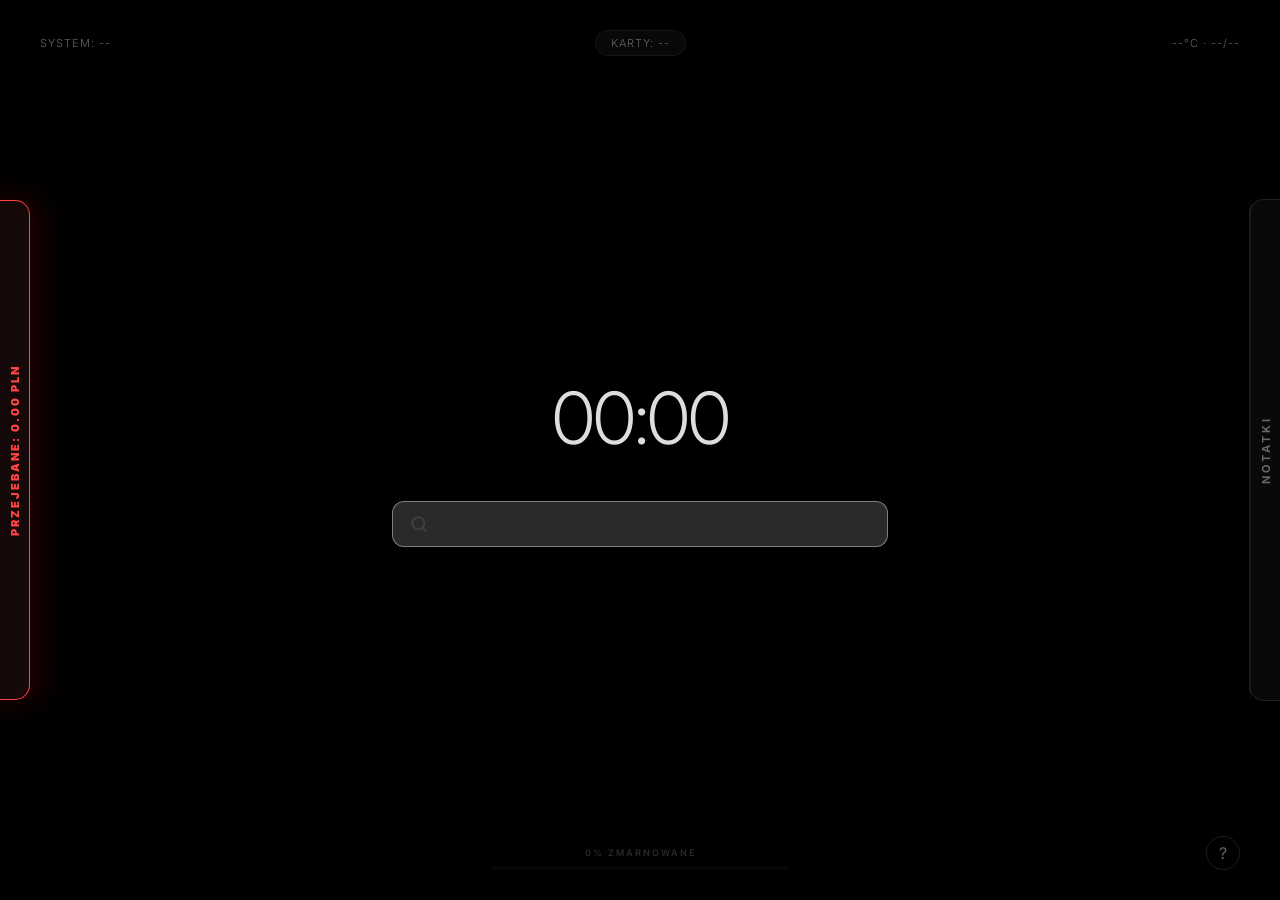
<file: index.html>
<!DOCTYPE html>
<html lang="pl">
<head>
    <meta charset="UTF-8">
    <link rel="stylesheet" href="style.css">
    <title>Dashboard</title>
</head>
<body>
    <video id="bg-video" autoplay loop muted playsinline></video>
    <div id="bg-image"></div>
    <div id="bg-overlay"></div>
    <canvas id="particles"></canvas>

    <div id="blocked-alert" style="display:none;">WYPIERDALAJ DO ROBOTY.</div>


    <div class="top-bar" id="top-bar-container">
        <div class="top-left">
            <span id="sys-stats">SYSTEM: --</span>
        </div>
        <div class="top-center">
            <div id="tab-control" title="Kliknij, żeby zarządzać syfem">
                <span id="tab-count">KARTY: --</span>
            </div>
        </div>
        <div class="top-right">
            <span id="weather">--°C</span> &nbsp;&middot;&nbsp; <span id="date">--/--</span>
        </div>
    </div>

    <div id="poverty-panel" class="rage-target">
        <div id="pov-handle"><span id="pov-handle-text">PRZEJEBANE: 0.00 PLN</span></div>
        <div class="pov-content">
            <h3>LICZNIK BIEDY</h3>
            <div class="pov-rate">Stawka: <span id="pov-rate-val">--</span> PLN/h</div>
            
            <div class="pov-box">
                <span class="pov-label">PRZEJEBANE DZISIAJ:</span>
                <span class="pov-value" id="pov-today">0.0000 PLN</span>
            </div>
            
            <div class="pov-box" style="border-color: rgba(255, 68, 68, 0.3);">
                <span class="pov-label">PRZEJEBANE ŁĄCZNIE:</span>
                <span class="pov-value total" id="pov-total">0.00 PLN</span>
            </div>

            <div id="pov-items">
                <div class="pov-label" style="margin-bottom: 8px; color: #888;">MOGŁEŚ ZA TO MIEĆ:</div>
                <ul id="pov-list">
                    </ul>
            </div>
        </div>
    </div>

    <div class="center-content">
        <div id="greeting"></div>
        <h1 id="clock" class="rage-target">00:00</h1>
        <div id="motivational-quote" class="rage-target"></div>
        
        <div class="search-container rage-target">
            <svg class="search-icon" viewBox="0 0 24 24" fill="none" xmlns="http://www.w3.org/2000/svg">
                <path d="M11 19C15.4183 19 19 15.4183 19 11C19 6.58172 15.4183 3 11 3C6.58172 3 3 6.58172 3 11C3 15.4183 6.58172 19 11 19Z" stroke="#444" stroke-width="2" stroke-linecap="round" stroke-linejoin="round"/>
                <path d="M21 21L16.65 16.65" stroke="#444" stroke-width="2" stroke-linecap="round" stroke-linejoin="round"/>
            </svg>
            <input type="text" id="search" placeholder="szukaj..." autocomplete="off" autofocus>
            <div id="dropdown-box"></div>
        </div>
    </div>

    <div id="help-btn">?</div>
    <div id="help-modal" class="modal-overlay">
        <div class="modal-content">
            <h2>Skróty Void</h2>
            <ul style="display: grid; grid-template-columns: 1fr 1fr; gap: 15px; margin:0; padding:0; list-style:none;">
                <li><kbd>!yt</kbd> <span style="color:#888; font-size:13px;">YouTube</span></li>
                <li><kbd>!r</kbd> <span style="color:#888; font-size:13px;">Reddit</span></li>
                <li><kbd>!g</kbd> <span style="color:#888; font-size:13px;">Gemini</span></li>
                <li><kbd>!gpt</kbd> <span style="color:#888; font-size:13px;">ChatGPT</span></li>
                <li><kbd>!w</kbd> <span style="color:#888; font-size:13px;">Wikipedia</span></li>
                <li><kbd>!ale</kbd> <span style="color:#888; font-size:13px;">Allegro</span></li>
                <li><kbd>!ali</kbd> <span style="color:#888; font-size:13px;">AliExpress</span></li>
                <li><kbd>!ama</kbd> <span style="color:#888; font-size:13px;">Amazon</span></li>
                <li><kbd>ESC</kbd> <span style="color:#888; font-size:13px;">Zamknij</span></li>
            </ul>
        </div>
    </div>

    <div id="tab-manager-modal" class="modal-overlay">
        <div class="modal-content tm-content">
            <h2>OTWARTY SYF <span id="close-tm">✕</span></h2>
            <div id="tab-tree-container">Ladowanie...</div>
            <button id="nuke-btn-real">ZNUUKUJ WSZYSTKO (NUKE)</button>
        </div>
    </div>

    <div id="scratchpad-container" class="rage-target">
        <div id="scratch-handle">NOTATKI</div>
        <textarea id="scratchpad" placeholder="Wpisz tu jakieś gówno..."></textarea>
    </div>
    
    <div id="doom-container" class="rage-target">
        <span id="doom-text">0% ZMARNOWANE</span>
        <div id="doom-bar">
            <div id="doom-fill"></div>
        </div>
    </div>

    <script src="script.js"></script>
</body>
</html>
</file>
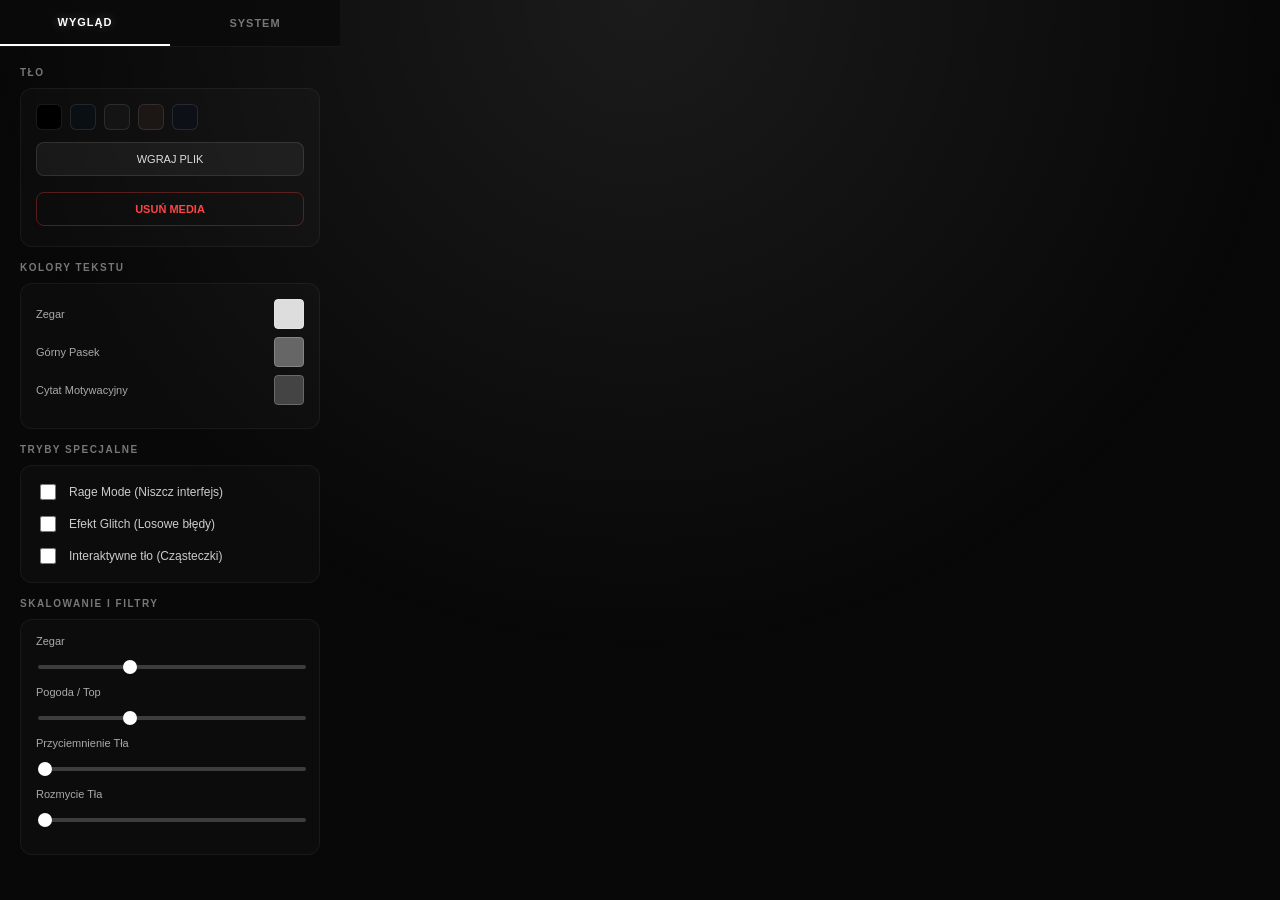
<file: popup.html>
<!DOCTYPE html>
<html>
<head>
    <meta charset="UTF-8">
    <style>
        * { box-sizing: border-box; }
        body { background: #080808; color: #ececec; font-family: 'Inter', sans-serif; width: 340px; margin: 0; padding: 0; user-select: none; position: relative; }
        body::after { content: ''; position: fixed; top: 0; left: 0; width: 100%; height: 100%; background: radial-gradient(circle at top center, rgba(255,255,255,0.08) 0%, transparent 60%); z-index: -1; pointer-events: none; }
        ::-webkit-scrollbar { width: 4px; } ::-webkit-scrollbar-track { background: transparent; } ::-webkit-scrollbar-thumb { background: rgba(255,255,255,0.2); border-radius: 4px; }
        .tabs { display: flex; background: rgba(10, 10, 10, 0.8); backdrop-filter: blur(12px); border-bottom: 1px solid rgba(255, 255, 255, 0.05); position: sticky; top: 0; z-index: 100; }
        .tab-btn { flex: 1; background: transparent; color: #777; border: none; padding: 16px 0; cursor: pointer; font-size: 11px; font-weight: 600; text-transform: uppercase; letter-spacing: 1px; transition: 0.2s; outline: none; }
        .tab-btn.active { color: #fff; text-shadow: 0 0 10px rgba(255,255,255,0.3); border-bottom: 2px solid #fff; }
        .tab-content { display: none; padding: 20px; } .tab-content.active { display: block; }
        .section-title { font-size: 10px; color: #777; text-transform: uppercase; letter-spacing: 1.5px; margin-bottom: 10px; font-weight: 600; margin-top: 15px; }
        .card { background: rgba(255, 255, 255, 0.02); border: 1px solid rgba(255, 255, 255, 0.05); border-radius: 12px; padding: 15px; margin-bottom: 15px; }
        label { font-size: 11px; color: #aaa; display: block; margin-bottom: 6px; }
        input[type="text"], input[type="number"], select { width: 100%; background: rgba(0,0,0,0.4); border: 1px solid rgba(255, 255, 255, 0.1); color: #fff; padding: 10px; border-radius: 8px; outline: none; margin-bottom: 12px; font-size: 12px; }
        .checkbox-container { display: flex; align-items: center; gap: 10px; margin-bottom: 10px; font-size: 12px; color: #ccc; cursor: pointer; }
        input[type="checkbox"] { width: 16px; height: 16px; accent-color: #fff; cursor: pointer; }
        input[type="color"] { width: 30px; height: 30px; border: none; border-radius: 4px; cursor: pointer; padding: 0; background: transparent; }
        input[type="color"]::-webkit-color-swatch-wrapper { padding: 0; }
        input[type="color"]::-webkit-color-swatch { border: 1px solid rgba(255,255,255,0.2); border-radius: 4px; }
        .color-row { display: flex; justify-content: space-between; align-items: center; margin-bottom: 8px; }
        .swatches { display: flex; gap: 8px; margin-bottom: 12px; flex-wrap: wrap; }
        .swatch { width: 26px; height: 26px; border-radius: 6px; cursor: pointer; border: 1px solid rgba(255,255,255,0.1); transition: 0.2s; }
        .swatch.active { border-color: #fff; transform: scale(1.05); }
        .file-upload { display: flex; gap: 10px; margin-bottom: 10px; }
        .file-btn { flex: 1; background: rgba(255,255,255,0.05); border: 1px solid rgba(255,255,255,0.1); color: #ddd; text-align: center; padding: 10px; border-radius: 8px; cursor: pointer; font-size: 11px; text-transform: uppercase; font-weight: 500; transition: 0.2s; }
        input[type="file"] { display: none; }
        .slider-group { margin-bottom: 12px; } .slider-group label { display: flex; justify-content: space-between; margin-bottom: 8px; }
        input[type="range"] { -webkit-appearance: none; width: 100%; height: 4px; background: rgba(255,255,255,0.2); border-radius: 2px; outline: none; margin-bottom: 5px; }
        input[type="range"]::-webkit-slider-thumb { -webkit-appearance: none; width: 14px; height: 14px; border-radius: 50%; background: #fff; cursor: pointer; }
        #aliases-list { display: flex; flex-direction: column; gap: 6px; margin-bottom: 12px; max-height: 140px; overflow-y: auto; padding-right: 4px; }
        .alias-item { display: flex; justify-content: space-between; align-items: center; background: rgba(0,0,0,0.5); border: 1px solid rgba(255,255,255,0.05); padding: 8px 10px; border-radius: 6px; font-size: 11px; }
        .del-alias { background: transparent; border: none; color: #ff4444; cursor: pointer; font-weight: bold; padding: 4px; }
        button.action-btn { width: 100%; background: rgba(255,255,255,0.9); color: #000; border: none; padding: 12px; border-radius: 8px; cursor: pointer; font-size: 11px; font-weight: 700; text-transform: uppercase; transition: 0.2s; }
        button.danger-btn { width: 100%; background: transparent; color: #ff4444; border: 1px solid rgba(255, 68, 68, 0.3); padding: 10px; border-radius: 8px; cursor: pointer; font-size: 11px; text-transform: uppercase; font-weight: 600; margin-bottom: 5px; transition: 0.2s; }
        button.danger-btn:hover { background: rgba(255, 68, 68, 0.1); }
    </style>
</head>
<body>
    <div class="tabs">
        <button class="tab-btn active" data-tab="wyglad">Wygląd</button>
        <button class="tab-btn" data-tab="system">System</button>
    </div>
    
    <div id="wyglad" class="tab-content active">
        <div class="section-title" style="margin-top:0;">Tło</div>
        <div class="card">
            <div class="swatches">
                <div class="swatch" data-color="#000000" style="background:#000000;"></div>
                <div class="swatch" data-color="#0a0f14" style="background:#0a0f14;"></div>
                <div class="swatch" data-color="#141414" style="background:#141414;"></div>
                <div class="swatch" data-color="#1c1614" style="background:#1c1614;"></div>
                <div class="swatch" data-color="#0d1117" style="background:#0d1117;"></div>
            </div>
            <div class="file-upload">
                <label for="media-upload" class="file-btn">Wgraj Plik</label>
                <input type="file" id="media-upload" accept="image/*,video/mp4,video/webm">
            </div>
            <button class="danger-btn" id="clear-bg">Usuń Media</button>
        </div>

        <div class="section-title">Kolory Tekstu</div>
        <div class="card">
            <div class="color-row">
                <label style="margin:0;">Zegar</label>
                <input type="color" id="clock-color" value="#dddddd">
            </div>
            <div class="color-row">
                <label style="margin:0;">Górny Pasek</label>
                <input type="color" id="topbar-color" value="#666666">
            </div>
            <div class="color-row">
                <label style="margin:0;">Cytat Motywacyjny</label>
                <input type="color" id="quote-color" value="#444444">
            </div>
        </div>

        <div class="section-title">Tryby Specjalne</div>
        <div class="card">
            <label class="checkbox-container"><input type="checkbox" id="rage-mode"> Rage Mode (Niszcz interfejs)</label>
            <label class="checkbox-container"><input type="checkbox" id="glitch-effect"> Efekt Glitch (Losowe błędy)</label>
            <label class="checkbox-container" style="margin-bottom:0;"><input type="checkbox" id="particles-bg"> Interaktywne tło (Cząsteczki)</label>
        </div>

        <div class="section-title">Skalowanie i Filtry</div>
        <div class="card" style="margin-bottom: 0;">
            <div class="slider-group"><label>Zegar</label><input type="range" id="clock-scale" min="0.5" max="2" step="0.1" value="1"></div>
            <div class="slider-group"><label>Pogoda / Top</label><input type="range" id="topbar-scale" min="0.5" max="2" step="0.1" value="1"></div>
            <div class="slider-group"><label>Przyciemnienie Tła</label><input type="range" id="dim-slider" min="0" max="9" value="0"></div>
            <div class="slider-group"><label>Rozmycie Tła</label><input type="range" id="blur-slider" min="0" max="20" value="0"></div>
        </div>
    </div>
    
    <div id="system" class="tab-content">
        <div class="section-title" style="margin-top:0;">Licznik Biedy (Hajs)</div>
        <div class="card">
            <label>Rodzaj wprowadzanej kwoty</label>
            <select id="rate-type">
                <option value="hourly">Stawka Godzinowa (PLN/h)</option>
                <option value="monthly">Wypłata Miesięczna (PLN/msc)</option>
            </select>
            <input type="number" id="rate-value" placeholder="np. 50 (h) lub 8400 (msc)" min="1" step="1">
            <span style="font-size: 9px; color: #666; display: block; margin-bottom: 15px;">(Miesięczna przelicza się jako 168h pracujących)</span>
            
            <button class="danger-btn" id="reset-poverty" style="margin: 0;">Wyzeruj Hajs (Rozgrzeszenie)</button>
        </div>

        <div class="section-title">Doomscroll Blocker</div>
        <div class="card">
            <label class="checkbox-container"><input type="checkbox" id="work-mode"> <strong style="color:#ff4444;">Aktywuj Blokadę Pracy</strong></label>
            <label style="margin-top:10px;">Czarna lista domen (po przecinku)</label>
            <input type="text" id="blacklist" placeholder="facebook.com, tiktok.com" style="margin-bottom:0;">
        </div>

        <div class="section-title">Panic Button</div>
        <div class="card">
            <div style="display: flex; gap: 8px;">
                <input type="text" id="panic-key" placeholder="Klawisz" maxlength="1" style="width: 30%; text-align: center; margin: 0;">
                <input type="text" id="panic-url" placeholder="URL (np. google.com)" style="width: 70%; margin: 0;">
            </div>
        </div>
        
        <div class="section-title">Informacje Główne</div>
        <div class="card">
            <label>Miasto (Pogoda)</label>
            <input type="text" id="city" placeholder="np. Rawicz">
            <label class="checkbox-container"><input type="checkbox" id="format24"> Zegar 24-godzinny</label>
        </div>
        
        <div class="section-title">Customowe Aliasy (!)</div>
        <div class="card">
            <div id="aliases-list"></div>
            <div style="display: flex; flex-direction: column; gap: 8px; background: rgba(0,0,0,0.3); padding: 10px; border-radius: 8px;">
                <input type="text" id="new-alias-cmd" placeholder="Skrót (np. fb)" style="margin:0;">
                <input type="text" id="new-alias-url" placeholder="URL (np. fb.com/search?q=)" style="margin:0;">
                <button id="add-alias-btn" class="action-btn" style="background: rgba(255,255,255,0.1); color: #fff; border: 1px solid rgba(255,255,255,0.2); margin-top:0;">Dodaj Alias</button>
            </div>
        </div>
        <button class="action-btn" id="save">Zapisz Ustawienia</button>
    </div>
    
    <script src="popup.js"></script>
</body>
</html>
</file>
<file: style.css>
@import url('https://fonts.googleapis.com/css2?family=Inter:wght@300;400;500;700;900&display=swap');

body {
    margin: 0; background-color: #000; color: #fff;
    font-family: 'Inter', sans-serif; height: 100vh;
    display: flex; justify-content: center; align-items: center; overflow: hidden; position: relative;
}

#bg-video, #bg-image { position: absolute; top: 0; left: 0; width: 100%; height: 100%; object-fit: cover; z-index: -4; display: none; }
#bg-image { background-size: cover; background-position: center; }
#bg-overlay { position: absolute; top: 0; left: 0; width: 100%; height: 100%; background-color: rgba(0,0,0,0); z-index: -3; pointer-events: none; transition: backdrop-filter 0.3s, background-color 0.3s; }
#particles { position: absolute; top: 0; left: 0; width: 100%; height: 100%; z-index: -2; pointer-events: none; display: none; }

@keyframes glitch-anim { 0% { transform: translate(0); } 20% { transform: translate(-4px, 4px); filter: drop-shadow(3px 0 0 red) drop-shadow(-3px 0 0 blue); } 100% { transform: translate(0); } }
body.glitch { animation: glitch-anim 0.2s cubic-bezier(.25, .46, .45, .94) both; }
.shattered { transform: scale(0) rotate(45deg); opacity: 0; filter: blur(20px); pointer-events: none; transition: all 0.5s cubic-bezier(0.6, -0.28, 0.735, 0.045); }

.top-bar { position: absolute; top: 30px; width: 100%; padding: 0 40px; box-sizing: border-box; display: flex; align-items: center; font-size: 11px; font-weight: 300; color: #666; letter-spacing: 1px; z-index: 10; }
.top-bar span { transition: color 0.3s; }
.top-left { flex: 1; display: flex; justify-content: flex-start; }
.top-center { flex: 1; display: flex; justify-content: center; }
.top-right { flex: 1; display: flex; justify-content: flex-end; }
#tab-control { cursor: pointer; background: rgba(255,255,255,0.03); padding: 5px 15px; border-radius: 20px; border: 1px solid rgba(255,255,255,0.05); transition: 0.2s; }
#tab-control:hover { background: rgba(255,255,255,0.1); border-color: rgba(255,255,255,0.2); color: #fff; }

#blocked-alert { position: fixed; top: 0; left: 0; width: 100vw; height: 100vh; background: #7a0000; color: #fff; z-index: 10000; display: flex; justify-content: center; align-items: center; font-size: 60px; font-weight: 900; letter-spacing: -2px; }

.center-content { display: flex; flex-direction: column; align-items: center; gap: 20px; z-index: 5; }
#clock { font-size: 72px; font-weight: 300; margin: 0; letter-spacing: -2px; color: #ddd; transition: color 0.3s; }
#motivational-quote { font-size: 10px; color: #444; text-transform: uppercase; letter-spacing: 2px; text-align: center; transition: color 0.3s; }

.search-container { position: relative; display: flex; align-items: center; z-index: 50; }
.search-icon { position: absolute; left: 18px; width: 18px; height: 18px; pointer-events: none; transition: all 0.3s ease; stroke: #888; z-index: 10; }
#search { position: relative; z-index: 5; width: 280px; padding: 14px 24px 14px 50px; font-size: 14px; color: #fff; background: rgba(50, 50, 50, 0.4); border: 1px solid rgba(255, 255, 255, 0.2); border-radius: 12px; backdrop-filter: blur(15px); outline: none; transition: all 0.4s; }
#search:focus { width: 420px; background: rgba(70, 70, 70, 0.6); border-color: rgba(255, 255, 255, 0.4); }
#search::placeholder { color: #888; transition: opacity 0.3s; }
.search-container:hover .search-icon, #search:focus + .search-icon { stroke: #ccc; }
#search:focus::placeholder { opacity: 0; }

#dropdown-box { position: absolute; width: 94%; top: calc(100% + 8px); left: 3%; background: rgba(0, 0, 0, 0.85); backdrop-filter: blur(20px); border: 1px solid rgba(255, 255, 255, 0.1); border-radius: 8px; display: none; overflow: hidden; padding: 4px 0; box-shadow: 0 10px 30px rgba(0,0,0,0.8); z-index: 100;}
.dd-item { display: flex; justify-content: space-between; align-items: center; padding: 10px 14px; color: rgba(255, 255, 255, 0.7); cursor: pointer; font-size: 13px; transition: 0.2s;}
.dd-item:hover { background: rgba(255, 255, 255, 0.1); color: #fff; }
.del-hist { color: #ff4444; font-weight: bold; cursor: pointer; padding: 0 5px; opacity: 0.5; }
.del-hist:hover { opacity: 1; transform: scale(1.2); }

#help-btn { position: absolute; bottom: 30px; right: 40px; width: 32px; height: 32px; border-radius: 50%; border: 1px solid rgba(255, 255, 255, 0.1); color: #666; display: flex; justify-content: center; align-items: center; cursor: pointer; z-index: 100; }

/* LICZNIK BIEDY */
#poverty-panel {
    position: absolute; left: -320px; top: 50%; transform: translateY(-50%); width: 350px;
    background: rgba(10, 10, 10, 0.95); border: 1px solid #ff4444; border-left: none;
    border-radius: 0 15px 15px 0; box-sizing: border-box; color: #ccc;
    backdrop-filter: blur(20px); transition: left 0.3s cubic-bezier(0.25, 0.8, 0.25, 1); z-index: 1000;
    box-shadow: 10px 0 30px rgba(255, 0, 0, 0.15); display: flex; height: 500px;
}
#poverty-panel:hover { left: 0; } /* Reakcja tylko na kafelek */

#pov-handle { position: absolute; right: 0; top: 0; width: 30px; height: 100%; display: flex; align-items: center; justify-content: center; background: rgba(255,0,0,0.05); border-left: 1px solid rgba(255,68,68,0.2); transition: opacity 0.3s; }
#pov-handle-text { transform: rotate(-90deg); white-space: nowrap; color: #ff4444; font-weight: 900; font-size: 11px; letter-spacing: 2px; }
#poverty-panel:hover #pov-handle { opacity: 0; pointer-events: none; }
.pov-content { padding: 25px 40px 25px 25px; width: 100%; overflow-y: auto; opacity: 0; transition: opacity 0.3s; }
#poverty-panel:hover .pov-content { opacity: 1; }

.pov-content h3 { margin: 0 0 15px 0; font-size: 16px; font-weight: 900; letter-spacing: 2px; color: #ff4444; text-transform: uppercase; border-bottom: 1px solid rgba(255, 68, 68, 0.3); padding-bottom: 10px; text-shadow: 0 0 10px rgba(255,0,0,0.5); }
.pov-rate { font-size: 11px; color: #888; margin-bottom: 20px; text-transform: uppercase; letter-spacing: 1px; }
.pov-rate span { color: #fff; font-weight: bold; }
.pov-box { background: rgba(0,0,0,0.6); border: 1px solid rgba(255,255,255,0.1); border-radius: 8px; padding: 15px; margin-bottom: 15px; display: flex; flex-direction: column; align-items: center; }
.pov-label { font-size: 10px; color: #888; text-transform: uppercase; letter-spacing: 1px; margin-bottom: 5px; }
.pov-value { font-family: monospace; font-size: 28px; font-weight: bold; color: #ff4444; text-shadow: 0 0 5px rgba(255,68,68,0.5); }
.pov-value.total { font-size: 20px; color: #cc0000; }

#pov-items { margin-top: 20px; background: rgba(255,255,255,0.02); padding: 10px; border-radius: 8px; border: 1px dashed rgba(255,255,255,0.1); }
#pov-list { list-style: none; padding: 0; margin: 0; font-size: 11px; color: #aaa; }
#pov-list li { margin-bottom: 6px; display: flex; justify-content: space-between; border-bottom: 1px solid rgba(255,255,255,0.03); padding-bottom: 4px; }
#pov-list li span { font-weight: bold; color: #ddd; }

/* BRUDNOPIS */
#scratchpad-container {
    position: absolute; right: -280px; top: 50%; transform: translateY(-50%); width: 310px; height: 500px;
    background: rgba(10, 10, 10, 0.9); border: 1px solid rgba(255, 255, 255, 0.1); border-right: none;
    border-radius: 15px 0 0 15px; backdrop-filter: blur(20px); transition: right 0.3s cubic-bezier(0.25, 0.8, 0.25, 1); z-index: 1000; display: flex;
}
#scratchpad-container:hover, #scratchpad-container:focus-within { right: 0; } /* Reakcja tylko na kafelek */

#scratch-handle { position: absolute; left: 0; top: 0; width: 30px; height: 100%; display: flex; align-items: center; justify-content: center; font-weight: bold; font-size: 11px; color: #666; letter-spacing: 3px; transform: rotate(180deg); writing-mode: vertical-rl; transition: opacity 0.3s; border-right: 1px solid rgba(255,255,255,0.05); }
#scratchpad-container:hover #scratch-handle { opacity: 0; pointer-events: none; }
#scratchpad { width: 100%; height: 100%; background: transparent; border: none; padding: 25px 25px 25px 40px; color: #ccc; resize: none; outline: none; box-sizing: border-box; opacity: 0; transition: opacity 0.3s; }
#scratchpad-container:hover #scratchpad, #scratchpad-container:focus-within #scratchpad { opacity: 1; }

/* DOOM BAR */
#doom-container { position: absolute; bottom: 30px; left: 50%; transform: translateX(-50%); display: flex; flex-direction: column; align-items: center; gap: 8px; z-index: 100; opacity: 0.3; transition: opacity 0.3s; }
#doom-container:hover { opacity: 1; }
#doom-text { font-size: 9px; font-weight: 600; color: #888; letter-spacing: 2px; }
#doom-bar { width: 300px; height: 4px; background: rgba(255, 255, 255, 0.1); border-radius: 4px; overflow: hidden; position: relative; box-shadow: inset 0 0 5px rgba(0,0,0,0.5); }
#doom-fill { position: absolute; left: 0; top: 0; height: 100%; background: linear-gradient(90deg, #ff4444, #cc0000); width: 0%; transition: width 1s linear; border-radius: 4px; }

/* Modale */
.modal-overlay { position: fixed; top: 0; left: 0; width: 100vw; height: 100vh; background: rgba(0, 0, 0, 0.8); backdrop-filter: blur(5px); z-index: 10000; display: flex; justify-content: center; align-items: center; opacity: 0; visibility: hidden; transition: 0.3s; }
.modal-overlay.show { opacity: 1; visibility: visible; }
.modal-content { background: #0a0a0a; border: 1px solid rgba(255, 255, 255, 0.1); padding: 30px 40px; border-radius: 12px; min-width: 400px; transform: translateY(20px); transition: transform 0.3s; }
.modal-overlay.show .modal-content { transform: translateY(0); }
.modal-content h2 { margin: 0 0 20px 0; font-size: 14px; font-weight: 400; color: #ddd; letter-spacing: 2px; text-transform: uppercase; text-align: center; }
.tm-content { width: 500px; max-height: 80vh; display: flex; flex-direction: column; padding: 20px; }
#close-tm { float: right; cursor: pointer; color: #ff4444; font-weight: bold; }
#tab-tree-container { overflow-y: auto; flex: 1; padding-right: 5px; }
#tab-tree-container::-webkit-scrollbar { width: 4px; }
#tab-tree-container::-webkit-scrollbar-thumb { background: rgba(255,255,255,0.2); border-radius: 4px; }
.window-group { background: rgba(255,255,255,0.02); margin-bottom: 10px; border-radius: 8px; border: 1px solid rgba(255,255,255,0.05); overflow: hidden; }
.window-header { background: rgba(0,0,0,0.5); padding: 8px 12px; display: flex; justify-content: space-between; font-size: 11px; font-weight: bold; color: #888; letter-spacing: 1px; }
.tab-item { display: flex; justify-content: space-between; padding: 6px 12px; font-size: 12px; border-bottom: 1px solid rgba(255,255,255,0.02); align-items: center; }
.tab-item:hover { background: rgba(255,255,255,0.05); }
.tab-title { white-space: nowrap; overflow: hidden; text-overflow: ellipsis; max-width: 380px; color: #ddd; }
.close-btn { color: #ff4444; cursor: pointer; font-weight: bold; background: none; border: none; padding: 0 5px; opacity: 0.6; transition: 0.2s; }
.close-btn:hover { opacity: 1; transform: scale(1.2); }
#nuke-btn-real { background: #ff0000; color: #fff; border: none; padding: 12px; border-radius: 8px; font-weight: bold; cursor: pointer; letter-spacing: 2px; margin-top: 15px; transition: 0.2s; }
#nuke-btn-real:hover { background: #cc0000; box-shadow: 0 0 15px rgba(255,0,0,0.5); }
</file>
